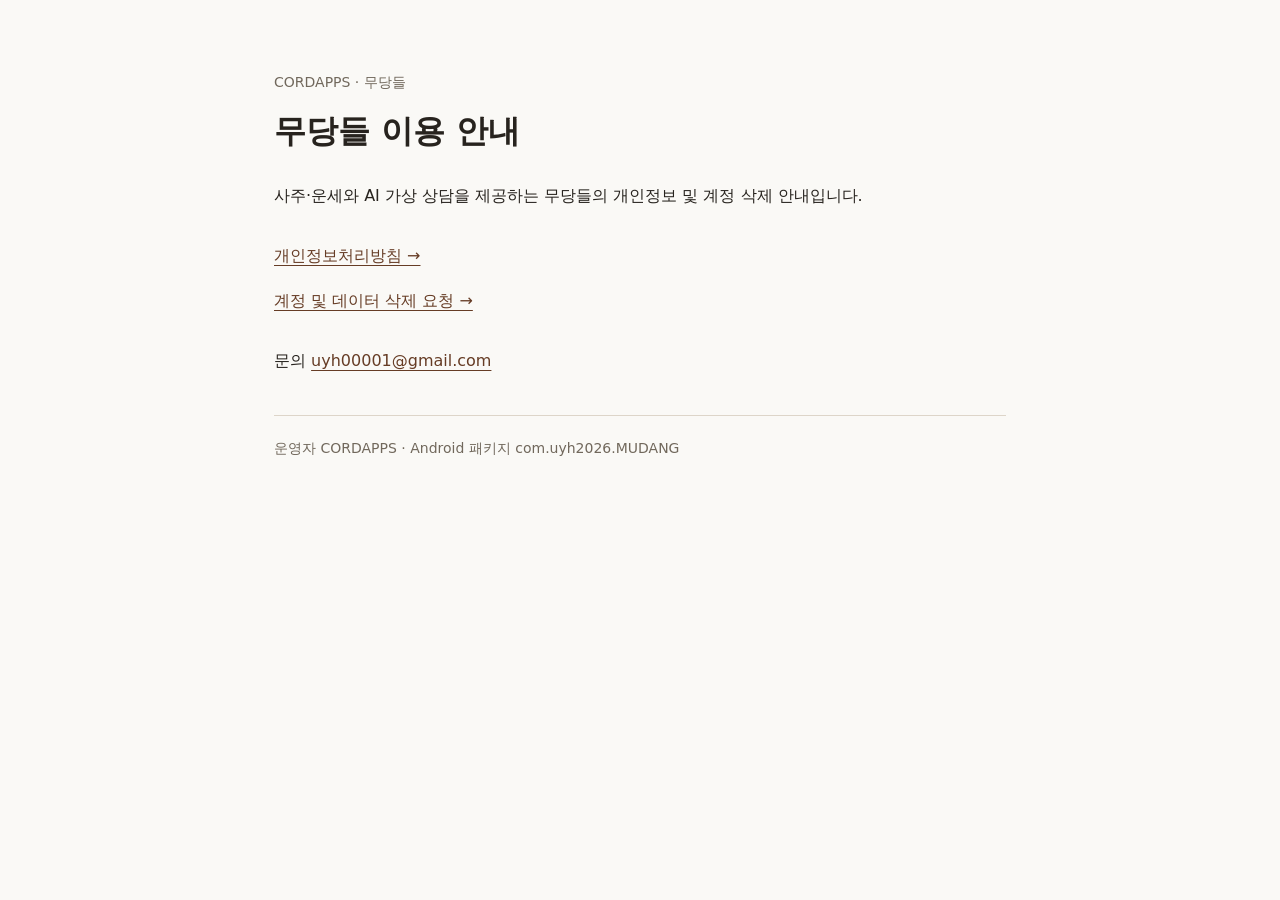
<file: index.html>
<!doctype html><html lang="ko"><meta charset="utf-8"><meta name="viewport" content="width=device-width,initial-scale=1"><title>무당들 | CORDAPPS</title><link rel="stylesheet" href="style.css"><main><p class="brand">CORDAPPS · 무당들</p><h1>무당들 이용 안내</h1><p>사주·운세와 AI 가상 상담을 제공하는 무당들의 개인정보 및 계정 삭제 안내입니다.</p><nav><a href="privacy.html">개인정보처리방침 →</a><a href="account-deletion.html">계정 및 데이터 삭제 요청 →</a></nav><p>문의 <a href="mailto:uyh00001@gmail.com">uyh00001@gmail.com</a></p><footer>운영자 CORDAPPS · Android 패키지 com.uyh2026.MUDANG</footer></main></html>
</file>
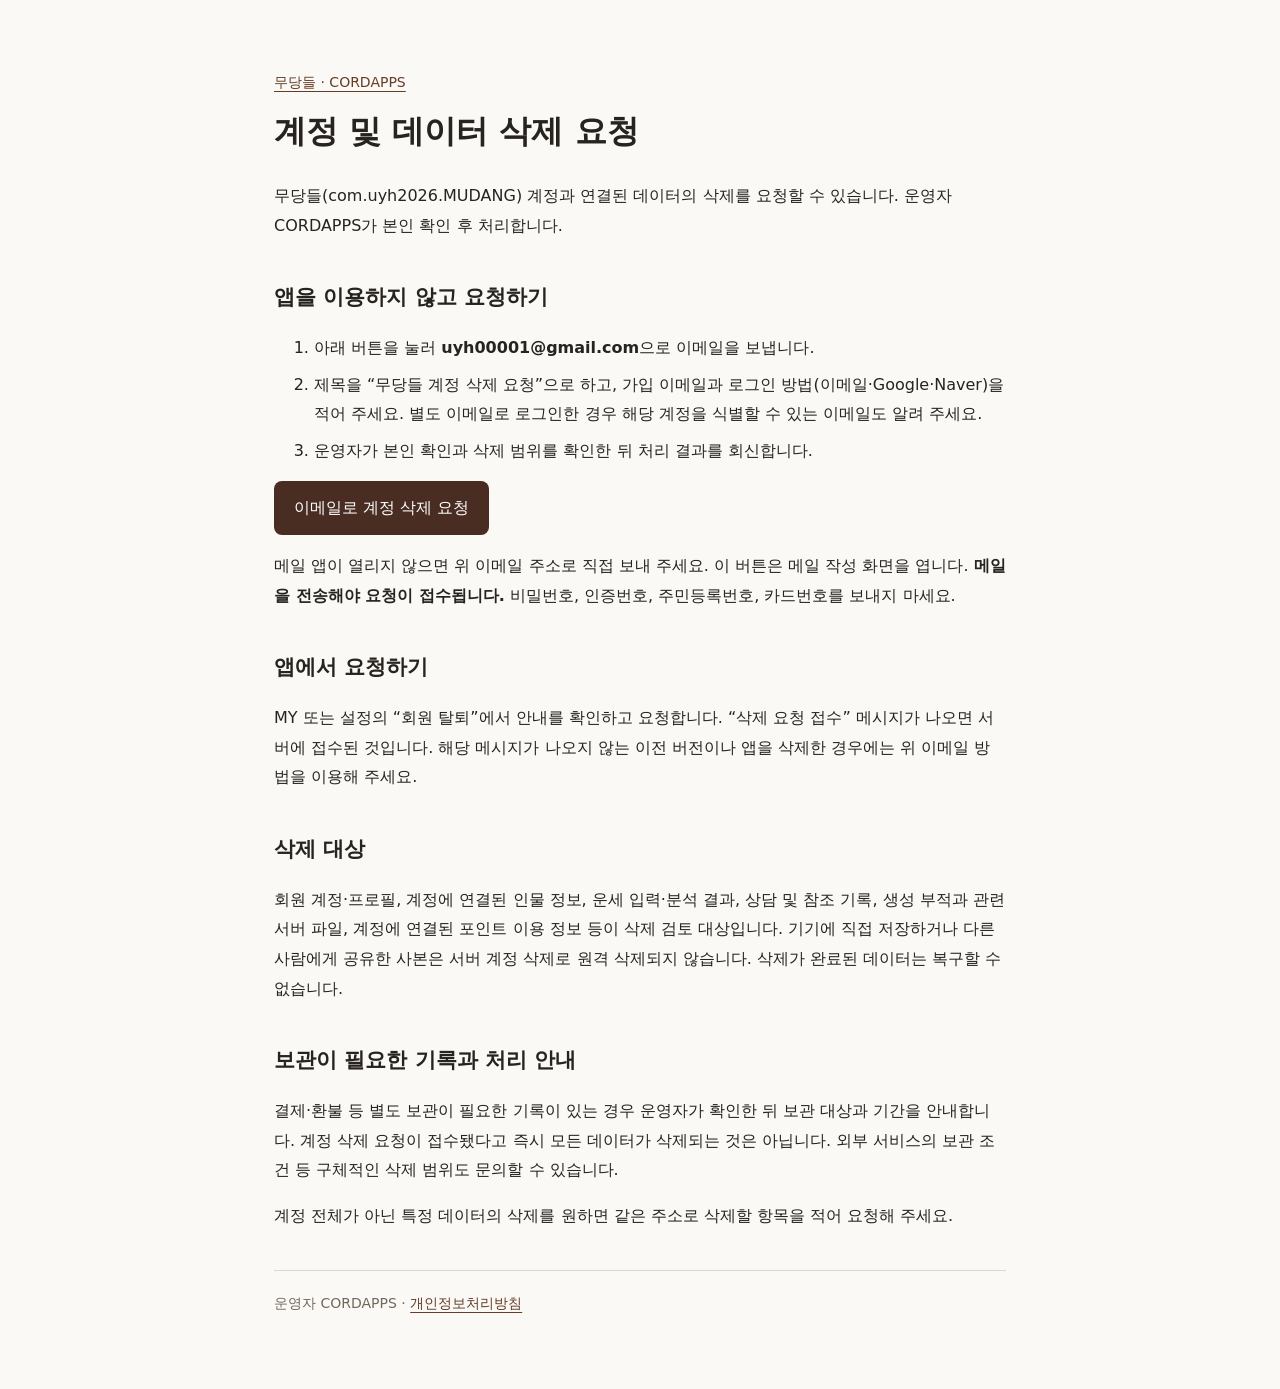
<file: account-deletion.html>
<!doctype html><html lang="ko"><meta charset="utf-8"><meta name="viewport" content="width=device-width,initial-scale=1"><title>계정 및 데이터 삭제 요청 | 무당들</title><link rel="stylesheet" href="style.css"><main><p class="brand"><a href="index.html">무당들 · CORDAPPS</a></p><h1>계정 및 데이터 삭제 요청</h1><p>무당들(com.uyh2026.MUDANG) 계정과 연결된 데이터의 삭제를 요청할 수 있습니다. 운영자 CORDAPPS가 본인 확인 후 처리합니다.</p><h2>앱을 이용하지 않고 요청하기</h2><ol><li>아래 버튼을 눌러 <strong>uyh00001@gmail.com</strong>으로 이메일을 보냅니다.</li><li>제목을 “무당들 계정 삭제 요청”으로 하고, 가입 이메일과 로그인 방법(이메일·Google·Naver)을 적어 주세요. 별도 이메일로 로그인한 경우 해당 계정을 식별할 수 있는 이메일도 알려 주세요.</li><li>운영자가 본인 확인과 삭제 범위를 확인한 뒤 처리 결과를 회신합니다.</li></ol><p><a class="action" href="mailto:uyh00001@gmail.com?subject=%EB%AC%B4%EB%8B%B9%EB%93%A4%20%EA%B3%84%EC%A0%95%20%EC%82%AD%EC%A0%9C%20%EC%9A%94%EC%B2%AD">이메일로 계정 삭제 요청</a></p><p>메일 앱이 열리지 않으면 위 이메일 주소로 직접 보내 주세요. 이 버튼은 메일 작성 화면을 엽니다. <strong>메일을 전송해야 요청이 접수됩니다.</strong> 비밀번호, 인증번호, 주민등록번호, 카드번호를 보내지 마세요.</p><h2>앱에서 요청하기</h2><p>MY 또는 설정의 “회원 탈퇴”에서 안내를 확인하고 요청합니다. “삭제 요청 접수” 메시지가 나오면 서버에 접수된 것입니다. 해당 메시지가 나오지 않는 이전 버전이나 앱을 삭제한 경우에는 위 이메일 방법을 이용해 주세요.</p><h2>삭제 대상</h2><p>회원 계정·프로필, 계정에 연결된 인물 정보, 운세 입력·분석 결과, 상담 및 참조 기록, 생성 부적과 관련 서버 파일, 계정에 연결된 포인트 이용 정보 등이 삭제 검토 대상입니다. 기기에 직접 저장하거나 다른 사람에게 공유한 사본은 서버 계정 삭제로 원격 삭제되지 않습니다. 삭제가 완료된 데이터는 복구할 수 없습니다.</p><h2>보관이 필요한 기록과 처리 안내</h2><p>결제·환불 등 별도 보관이 필요한 기록이 있는 경우 운영자가 확인한 뒤 보관 대상과 기간을 안내합니다. 계정 삭제 요청이 접수됐다고 즉시 모든 데이터가 삭제되는 것은 아닙니다. 외부 서비스의 보관 조건 등 구체적인 삭제 범위도 문의할 수 있습니다.</p><p>계정 전체가 아닌 특정 데이터의 삭제를 원하면 같은 주소로 삭제할 항목을 적어 요청해 주세요.</p><footer>운영자 CORDAPPS · <a href="privacy.html">개인정보처리방침</a></footer></main></html>
</file>
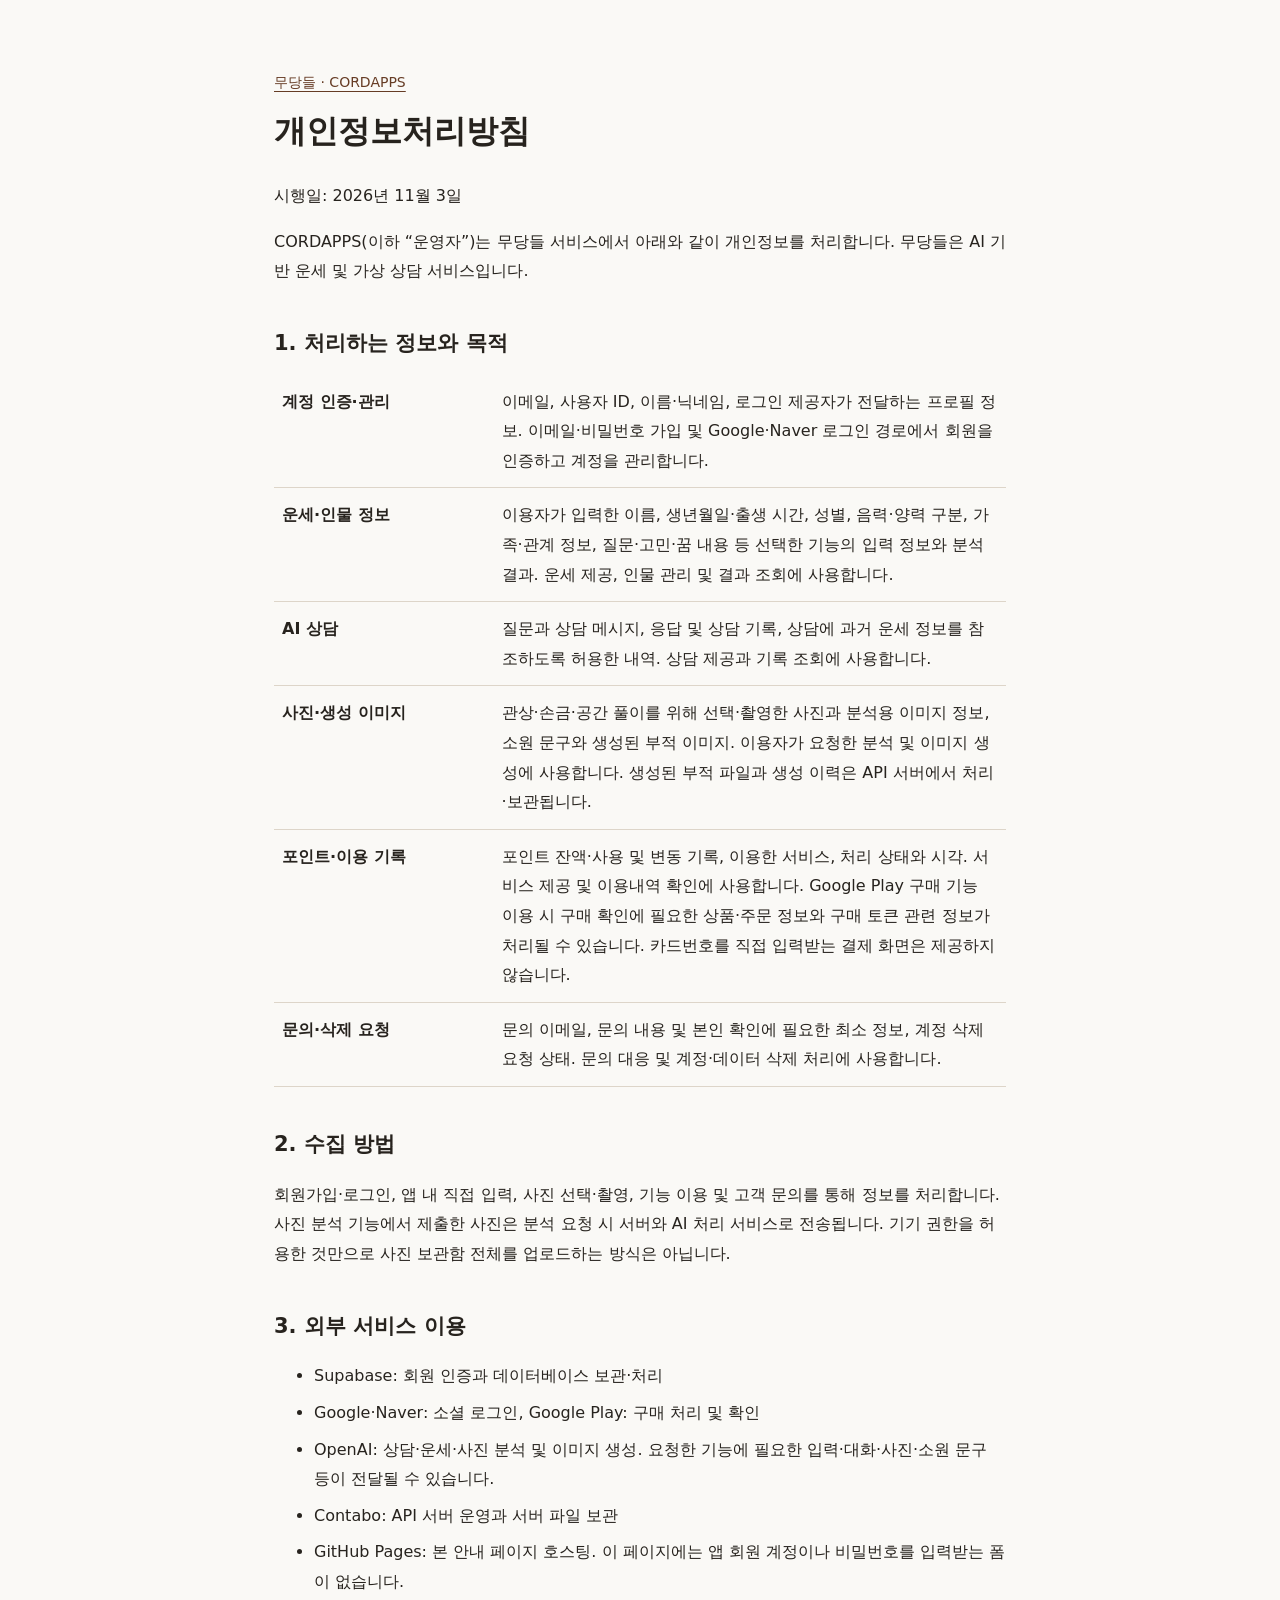
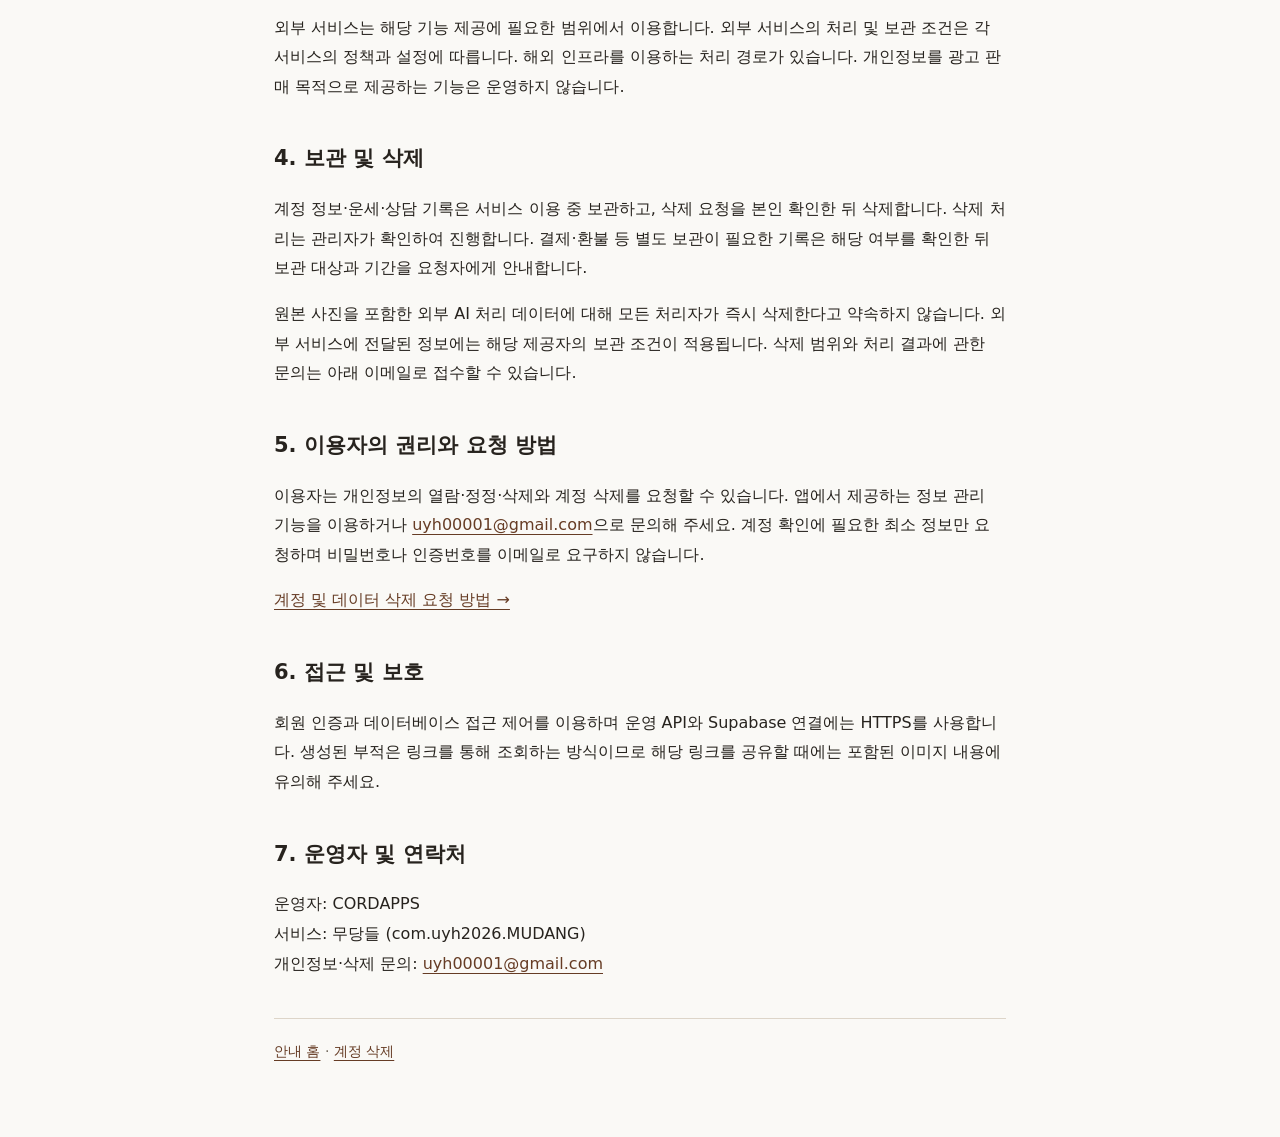
<file: privacy.html>
<!doctype html><html lang="ko"><meta charset="utf-8"><meta name="viewport" content="width=device-width,initial-scale=1"><title>개인정보처리방침 | 무당들</title><link rel="stylesheet" href="style.css"><main><p class="brand"><a href="index.html">무당들 · CORDAPPS</a></p><h1>개인정보처리방침</h1><p>시행일: 2026년 11월 3일</p><p>CORDAPPS(이하 “운영자”)는 무당들 서비스에서 아래와 같이 개인정보를 처리합니다. 무당들은 AI 기반 운세 및 가상 상담 서비스입니다.</p>
<h2>1. 처리하는 정보와 목적</h2><table><tr><th>계정 인증·관리</th><td>이메일, 사용자 ID, 이름·닉네임, 로그인 제공자가 전달하는 프로필 정보. 이메일·비밀번호 가입 및 Google·Naver 로그인 경로에서 회원을 인증하고 계정을 관리합니다.</td></tr><tr><th>운세·인물 정보</th><td>이용자가 입력한 이름, 생년월일·출생 시간, 성별, 음력·양력 구분, 가족·관계 정보, 질문·고민·꿈 내용 등 선택한 기능의 입력 정보와 분석 결과. 운세 제공, 인물 관리 및 결과 조회에 사용합니다.</td></tr><tr><th>AI 상담</th><td>질문과 상담 메시지, 응답 및 상담 기록, 상담에 과거 운세 정보를 참조하도록 허용한 내역. 상담 제공과 기록 조회에 사용합니다.</td></tr><tr><th>사진·생성 이미지</th><td>관상·손금·공간 풀이를 위해 선택·촬영한 사진과 분석용 이미지 정보, 소원 문구와 생성된 부적 이미지. 이용자가 요청한 분석 및 이미지 생성에 사용합니다. 생성된 부적 파일과 생성 이력은 API 서버에서 처리·보관됩니다.</td></tr><tr><th>포인트·이용 기록</th><td>포인트 잔액·사용 및 변동 기록, 이용한 서비스, 처리 상태와 시각. 서비스 제공 및 이용내역 확인에 사용합니다. Google Play 구매 기능 이용 시 구매 확인에 필요한 상품·주문 정보와 구매 토큰 관련 정보가 처리될 수 있습니다. 카드번호를 직접 입력받는 결제 화면은 제공하지 않습니다.</td></tr><tr><th>문의·삭제 요청</th><td>문의 이메일, 문의 내용 및 본인 확인에 필요한 최소 정보, 계정 삭제 요청 상태. 문의 대응 및 계정·데이터 삭제 처리에 사용합니다.</td></tr></table>
<h2>2. 수집 방법</h2><p>회원가입·로그인, 앱 내 직접 입력, 사진 선택·촬영, 기능 이용 및 고객 문의를 통해 정보를 처리합니다. 사진 분석 기능에서 제출한 사진은 분석 요청 시 서버와 AI 처리 서비스로 전송됩니다. 기기 권한을 허용한 것만으로 사진 보관함 전체를 업로드하는 방식은 아닙니다.</p>
<h2>3. 외부 서비스 이용</h2><ul><li>Supabase: 회원 인증과 데이터베이스 보관·처리</li><li>Google·Naver: 소셜 로그인, Google Play: 구매 처리 및 확인</li><li>OpenAI: 상담·운세·사진 분석 및 이미지 생성. 요청한 기능에 필요한 입력·대화·사진·소원 문구 등이 전달될 수 있습니다.</li><li>Contabo: API 서버 운영과 서버 파일 보관</li><li>GitHub Pages: 본 안내 페이지 호스팅. 이 페이지에는 앱 회원 계정이나 비밀번호를 입력받는 폼이 없습니다.</li></ul><p>외부 서비스는 해당 기능 제공에 필요한 범위에서 이용합니다. 외부 서비스의 처리 및 보관 조건은 각 서비스의 정책과 설정에 따릅니다. 해외 인프라를 이용하는 처리 경로가 있습니다. 개인정보를 광고 판매 목적으로 제공하는 기능은 운영하지 않습니다.</p>
<h2>4. 보관 및 삭제</h2><p>계정 정보·운세·상담 기록은 서비스 이용 중 보관하고, 삭제 요청을 본인 확인한 뒤 삭제합니다. 삭제 처리는 관리자가 확인하여 진행합니다. 결제·환불 등 별도 보관이 필요한 기록은 해당 여부를 확인한 뒤 보관 대상과 기간을 요청자에게 안내합니다.</p><p>원본 사진을 포함한 외부 AI 처리 데이터에 대해 모든 처리자가 즉시 삭제한다고 약속하지 않습니다. 외부 서비스에 전달된 정보에는 해당 제공자의 보관 조건이 적용됩니다. 삭제 범위와 처리 결과에 관한 문의는 아래 이메일로 접수할 수 있습니다.</p>
<h2>5. 이용자의 권리와 요청 방법</h2><p>이용자는 개인정보의 열람·정정·삭제와 계정 삭제를 요청할 수 있습니다. 앱에서 제공하는 정보 관리 기능을 이용하거나 <a href="mailto:uyh00001@gmail.com">uyh00001@gmail.com</a>으로 문의해 주세요. 계정 확인에 필요한 최소 정보만 요청하며 비밀번호나 인증번호를 이메일로 요구하지 않습니다.</p><p><a href="account-deletion.html">계정 및 데이터 삭제 요청 방법 →</a></p>
<h2>6. 접근 및 보호</h2><p>회원 인증과 데이터베이스 접근 제어를 이용하며 운영 API와 Supabase 연결에는 HTTPS를 사용합니다. 생성된 부적은 링크를 통해 조회하는 방식이므로 해당 링크를 공유할 때에는 포함된 이미지 내용에 유의해 주세요.</p>
<h2>7. 운영자 및 연락처</h2><p>운영자: CORDAPPS<br>서비스: 무당들 (com.uyh2026.MUDANG)<br>개인정보·삭제 문의: <a href="mailto:uyh00001@gmail.com">uyh00001@gmail.com</a></p><footer><a href="index.html">안내 홈</a> · <a href="account-deletion.html">계정 삭제</a></footer></main></html>
</file>
<file: style.css>
*{box-sizing:border-box}body{margin:0;background:#faf9f6;color:#27231e;font-family:system-ui,-apple-system,"Malgun Gothic",sans-serif;line-height:1.85}main{max-width:780px;margin:auto;padding:56px 24px 72px}h1{font-size:32px;line-height:1.35;margin:12px 0 28px}h2{font-size:21px;margin:38px 0 12px}a{color:#663c25;text-underline-offset:4px}nav{display:grid;gap:16px;margin:30px 0}.brand,footer{color:#71685c;font-size:14px}footer{border-top:1px solid #ddd5c9;margin-top:40px;padding-top:20px}.action{display:inline-block;background:#492d23;color:white;border-radius:8px;padding:12px 20px;text-decoration:none}li{margin:7px 0}.notice{border-left:3px solid #a88245;padding:12px 18px;background:#f0ece3}table{width:100%;border-collapse:collapse}td,th{border-bottom:1px solid #ddd5c9;padding:12px 8px;text-align:left;vertical-align:top}th{width:30%}
</file>
